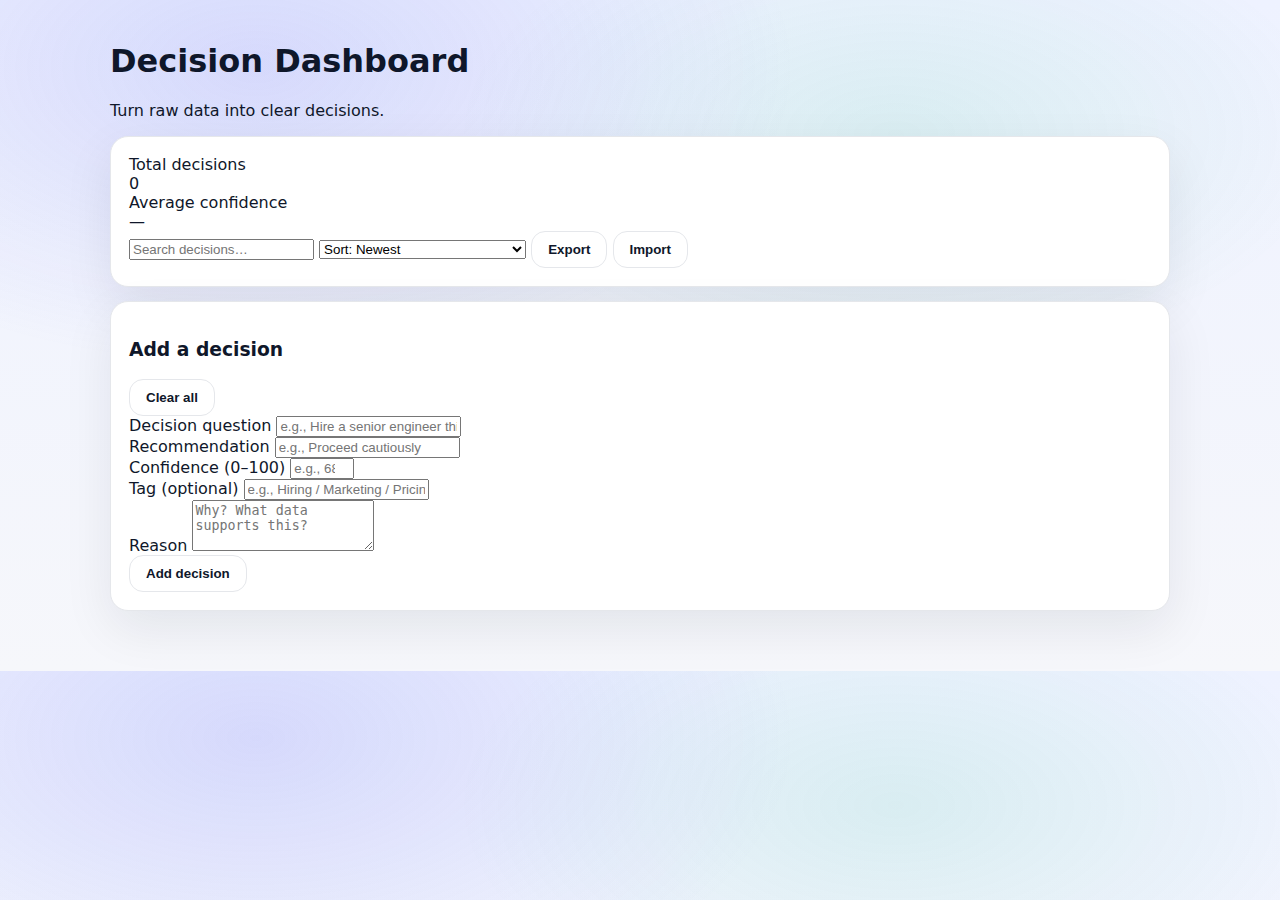
<file: index.html>
<!-- index.html -->
<!doctype html>
<html lang="en">
  <head>
    <meta charset="utf-8" />
    <meta name="viewport" content="width=device-width, initial-scale=1" />
    <title>Decision Dashboard</title>
    <link rel="stylesheet" href="style.css" />
  </head>

  <body>
    <div class="container">
      <header class="header">
        <h1>Decision Dashboard</h1>
        <p>Turn raw data into clear decisions.</p>
      </header>

      <!-- Controls + Metrics -->
      <section class="card topbar">
        <div class="topbar-left">
          <div class="metric">
            <div class="metric-label">Total decisions</div>
            <div class="metric-value" id="m-total">0</div>
          </div>

          <div class="metric">
            <div class="metric-label">Average confidence</div>
            <div class="metric-value" id="m-avg">—</div>
          </div>
        </div>

        <div class="topbar-right">
          <input id="search" type="search" placeholder="Search decisions…" />
          <select id="sort">
            <option value="newest">Sort: Newest</option>
            <option value="oldest">Sort: Oldest</option>
            <option value="conf_high">Sort: Confidence (High → Low)</option>
            <option value="conf_low">Sort: Confidence (Low → High)</option>
          </select>

          <button class="btn btn-ghost" id="export">Export</button>
          <button class="btn btn-ghost" id="import-btn">Import</button>
          <input id="import" type="file" accept="application/json" hidden />
        </div>
      </section>

      <!-- Add a decision -->
      <section class="card">
        <div class="card-title-row">
          <h3>Add a decision</h3>
          <button class="btn btn-ghost" id="clear">Clear all</button>
        </div>

        <div class="form-grid">
          <div class="field">
            <label for="q">Decision question</label>
            <input id="q" type="text" placeholder="e.g., Hire a senior engineer this quarter?" />
          </div>

          <div class="field">
            <label for="rec">Recommendation</label>
            <input id="rec" type="text" placeholder="e.g., Proceed cautiously" />
          </div>

          <div class="field">
            <label for="conf">Confidence (0–100)</label>
            <input id="conf" type="number" min="0" max="100" placeholder="e.g., 68" />
          </div>

          <div class="field">
            <label for="tag">Tag (optional)</label>
            <input id="tag" type="text" placeholder="e.g., Hiring / Marketing / Pricing" />
          </div>

          <div class="field field-wide">
            <label for="why">Reason</label>
            <textarea id="why" rows="3" placeholder="Why? What data supports this?"></textarea>
          </div>
        </div>

        <div class="actions">
          <button class="btn btn-primary" id="add">Add decision</button>
        </div>
      </section>

      <!-- Decisions render here -->
      <section id="decisions"></section>
    </div>

    <script src="app.js"></script>
  </body>
</html>
</file>
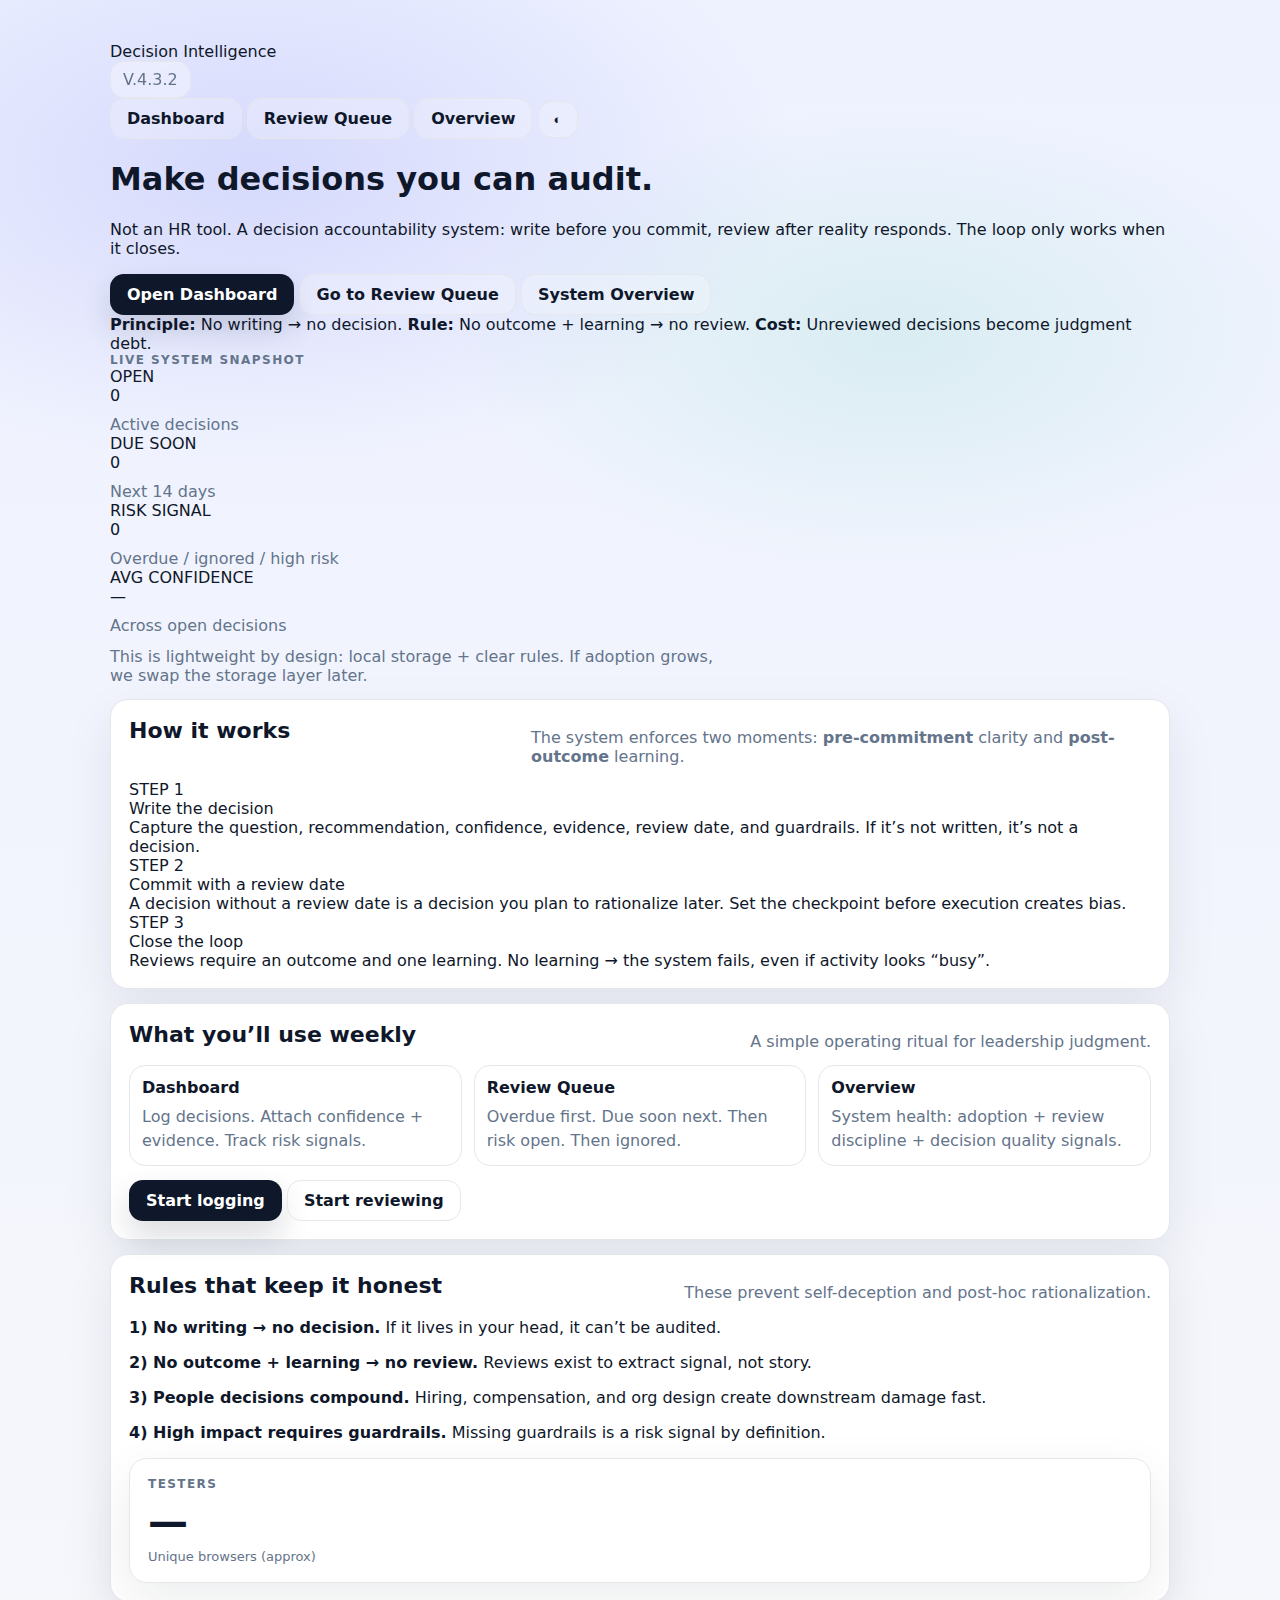
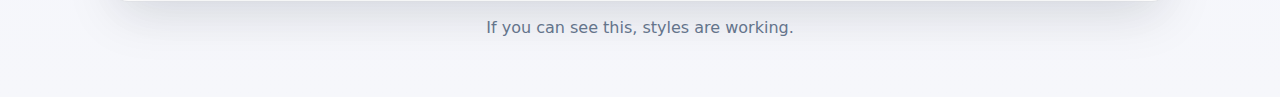
<file: dashboard.html>
<!doctype html>
<html lang="en" data-theme="light">
<head>
  <meta charset="utf-8" />
  <meta name="viewport" content="width=device-width, initial-scale=1" />
  <title>Decision Intelligence – V.4.3.2</title>
  <meta name="description" content="A decision accountability system: write before you commit, review after outcomes. Close loops. Reduce judgment debt." />
  <link rel="stylesheet" href="style.css" />
</head>

<body>
  <div class="container">

    <!-- NAV -->
    <header class="nav">
      <div class="nav-left">
        <div class="brand">Decision Intelligence</div>
        <span class="pill">V.4.3.2</span>
      </div>

      <div class="nav-right">
        <a class="btn ghost" href="dashboard.html">Dashboard</a>
        <a class="btn ghost" href="queue.html">Review Queue</a>
        <a class="btn ghost" href="overview.html">Overview</a>
        <button class="btn ghost icon-btn" id="themeToggle" aria-label="Toggle theme">◐</button>
      </div>
    </header>

    <!-- HERO -->
    <section class="hero">
      <div class="hero-card">
        <h1 class="hero-title">Make decisions you can audit.</h1>
        <p class="hero-sub">
          Not an HR tool. A decision accountability system: write before you commit, review after reality responds.
          The loop only works when it closes.
        </p>

        <div class="hero-cta">
          <a class="btn primary" href="dashboard.html">Open Dashboard</a>
          <a class="btn ghost" href="queue.html">Go to Review Queue</a>
          <a class="btn ghost" href="overview.html">System Overview</a>
        </div>

        <div class="hero-meta">
          <span><b>Principle:</b> No writing → no decision.</span>
          <span><b>Rule:</b> No outcome + learning → no review.</span>
          <span><b>Cost:</b> Unreviewed decisions become judgment debt.</span>
        </div>
      </div>

      <div class="hero-card">
        <div class="stat-label">LIVE SYSTEM SNAPSHOT</div>

        <div class="cover-stats">
          <div class="cover-stat">
            <div class="label">OPEN</div>
            <div class="value" id="stat-open">0</div>
            <div class="sub">Active decisions</div>
          </div>

          <div class="cover-stat">
            <div class="label">DUE SOON</div>
            <div class="value" id="stat-due">0</div>
            <div class="sub">Next 14 days</div>
          </div>

          <div class="cover-stat">
            <div class="label">RISK SIGNAL</div>
            <div class="value" id="stat-risk">0</div>
            <div class="sub">Overdue / ignored / high risk</div>
          </div>

          <div class="cover-stat">
            <div class="label">AVG CONFIDENCE</div>
            <div class="value" id="stat-avg">—</div>
            <div class="sub">Across open decisions</div>
          </div>
        </div>

        <p class="sub" style="margin-top:12px;">
          This is lightweight by design: local storage + clear rules.
          If adoption grows, we swap the storage layer later.
        </p>
      </div>
    </section>

    <!-- LOOP / HOW IT WORKS -->
    <section class="card">
      <div class="card-head">
        <h2>How it works</h2>
        <p class="sub">
          The system enforces two moments: <b>pre-commitment</b> clarity and <b>post-outcome</b> learning.
        </p>
      </div>

      <div class="loop">
        <div class="step">
          <div class="step-kicker">STEP 1</div>
          <div class="step-title">Write the decision</div>
          <div class="step-body">
            Capture the question, recommendation, confidence, evidence, review date, and guardrails.
            If it’s not written, it’s not a decision.
          </div>
        </div>

        <div class="step">
          <div class="step-kicker">STEP 2</div>
          <div class="step-title">Commit with a review date</div>
          <div class="step-body">
            A decision without a review date is a decision you plan to rationalize later.
            Set the checkpoint before execution creates bias.
          </div>
        </div>

        <div class="step">
          <div class="step-kicker">STEP 3</div>
          <div class="step-title">Close the loop</div>
          <div class="step-body">
            Reviews require an outcome and one learning.
            No learning → the system fails, even if activity looks “busy”.
          </div>
        </div>
      </div>
    </section>

    <!-- WHY / PAGES -->
    <section class="cover-grid">
      <section class="card">
        <div class="card-head">
          <h2>What you’ll use weekly</h2>
          <p class="sub">A simple operating ritual for leadership judgment.</p>
        </div>

        <div class="callouts">
          <div class="mini">
            <div class="mini-title">Dashboard</div>
            <div class="mini-body">
              Log decisions. Attach confidence + evidence. Track risk signals.
            </div>
          </div>

          <div class="mini">
            <div class="mini-title">Review Queue</div>
            <div class="mini-body">
              Overdue first. Due soon next. Then risk open. Then ignored.
            </div>
          </div>

          <div class="mini">
            <div class="mini-title">Overview</div>
            <div class="mini-body">
              System health: adoption + review discipline + decision quality signals.
            </div>
          </div>
        </div>

        <div class="hero-cta" style="margin-top:14px;">
          <a class="btn primary" href="dashboard.html">Start logging</a>
          <a class="btn ghost" href="queue.html">Start reviewing</a>
        </div>
      </section>

      <section class="card">
        <div class="card-head">
          <h2>Rules that keep it honest</h2>
          <p class="sub">These prevent self-deception and post-hoc rationalization.</p>
        </div>

        <div class="prose">
          <p><b>1) No writing → no decision.</b> If it lives in your head, it can’t be audited.</p>
          <p style="margin-top:10px;"><b>2) No outcome + learning → no review.</b> Reviews exist to extract signal, not story.</p>
          <p style="margin-top:10px;"><b>3) People decisions compound.</b> Hiring, compensation, and org design create downstream damage fast.</p>
          <p style="margin-top:10px;"><b>4) High impact requires guardrails.</b> Missing guardrails is a risk signal by definition.</p>
        </div>

        <div class="card" style="margin-top:14px;">
          <div class="stat-label">TESTERS</div>
          <div class="stat-value" id="testerCount">—</div>
          <div class="stat-sub">Unique browsers (approx)</div>
        </div>
      </section>
    </section>

    <footer class="foot">
      <p>If you can see this, styles are working.</p>
    </footer>

  </div>

  <script src="app.js"></script>
</body>
</html>
</file>
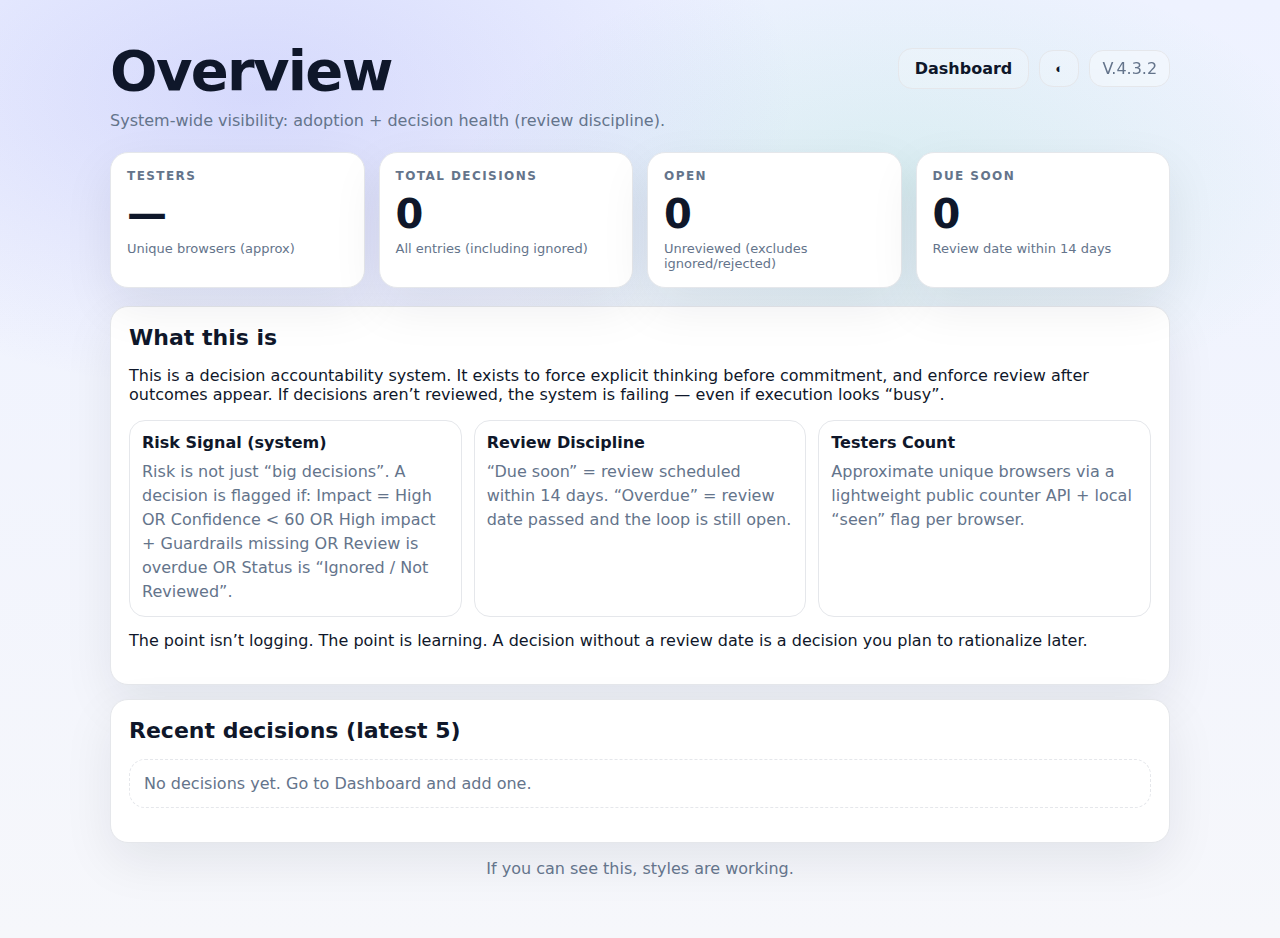
<file: overview.html>
<!doctype html>
<html lang="en" data-theme="light">
<head>
  <meta charset="utf-8" />
  <meta name="viewport" content="width=device-width, initial-scale=1" />
  <title>Overview – V.4.3.2</title>
  <link rel="stylesheet" href="style.css" />
</head>

<body>
  <div class="container">

    <header class="top">
      <div class="top-left">
        <h1>Overview</h1>
        <p class="sub">System-wide visibility: adoption + decision health (review discipline).</p>
      </div>

      <div class="top-actions">
        <a class="btn ghost" href="index.html">Dashboard</a>
        <button class="btn ghost icon-btn" id="themeToggle" aria-label="Toggle theme">◐</button>
        <span class="pill">V.4.3.2</span>
      </div>
    </header>

    <section class="stats">
      <div class="stat-card">
        <div class="stat-label">TESTERS</div>
        <div class="stat-value" id="testerCount">—</div>
        <div class="stat-sub">Unique browsers (approx)</div>
      </div>

      <div class="stat-card">
        <div class="stat-label">TOTAL DECISIONS</div>
        <div class="stat-value" id="ov-total">0</div>
        <div class="stat-sub">All entries (including ignored)</div>
      </div>

      <div class="stat-card">
        <div class="stat-label">OPEN</div>
        <div class="stat-value" id="ov-open">0</div>
        <div class="stat-sub">Unreviewed (excludes ignored/rejected)</div>
      </div>

      <div class="stat-card">
        <div class="stat-label">DUE SOON</div>
        <div class="stat-value" id="ov-due">0</div>
        <div class="stat-sub">Review date within 14 days</div>
      </div>
    </section>

    <section class="card">
      <div class="card-head">
        <h2>What this is</h2>
      </div>

      <div class="prose">
        <p>
          This is a decision accountability system.
          It exists to force explicit thinking before commitment, and enforce review after outcomes appear.
          If decisions aren’t reviewed, the system is failing — even if execution looks “busy”.
        </p>

        <div class="callouts">
          <div class="mini">
            <div class="mini-title">Risk Signal (system)</div>
            <div class="mini-body">
              Risk is not just “big decisions”.
              A decision is flagged if:
              <span class="muted">Impact = High</span>
              <span class="muted">OR</span> <span class="muted">Confidence &lt; 60</span>
              <span class="muted">OR</span> <span class="muted">High impact + Guardrails missing</span>
              <span class="muted">OR</span> <span class="muted">Review is overdue</span>
              <span class="muted">OR</span> <span class="muted">Status is “Ignored / Not Reviewed”.</span>
            </div>
          </div>

          <div class="mini">
            <div class="mini-title">Review Discipline</div>
            <div class="mini-body">
              “Due soon” = review scheduled within 14 days.
              “Overdue” = review date passed and the loop is still open.
            </div>
          </div>

          <div class="mini">
            <div class="mini-title">Testers Count</div>
            <div class="mini-body">
              Approximate unique browsers via a lightweight public counter API + local “seen” flag per browser.
            </div>
          </div>
        </div>

        <p style="margin-top:14px;">
          The point isn’t logging. The point is learning.
          A decision without a review date is a decision you plan to rationalize later.
        </p>
      </div>
    </section>

    <section class="card">
      <div class="card-head">
        <h2>Recent decisions (latest 5)</h2>
      </div>

      <div id="ov-recent">
        <p class="empty">No decisions yet. Go to Dashboard and add one.</p>
      </div>
    </section>

    <footer class="foot">
      <p>If you can see this, styles are working.</p>
    </footer>

  </div>

  <script src="app.js"></script>
</body>
</html>
</file>
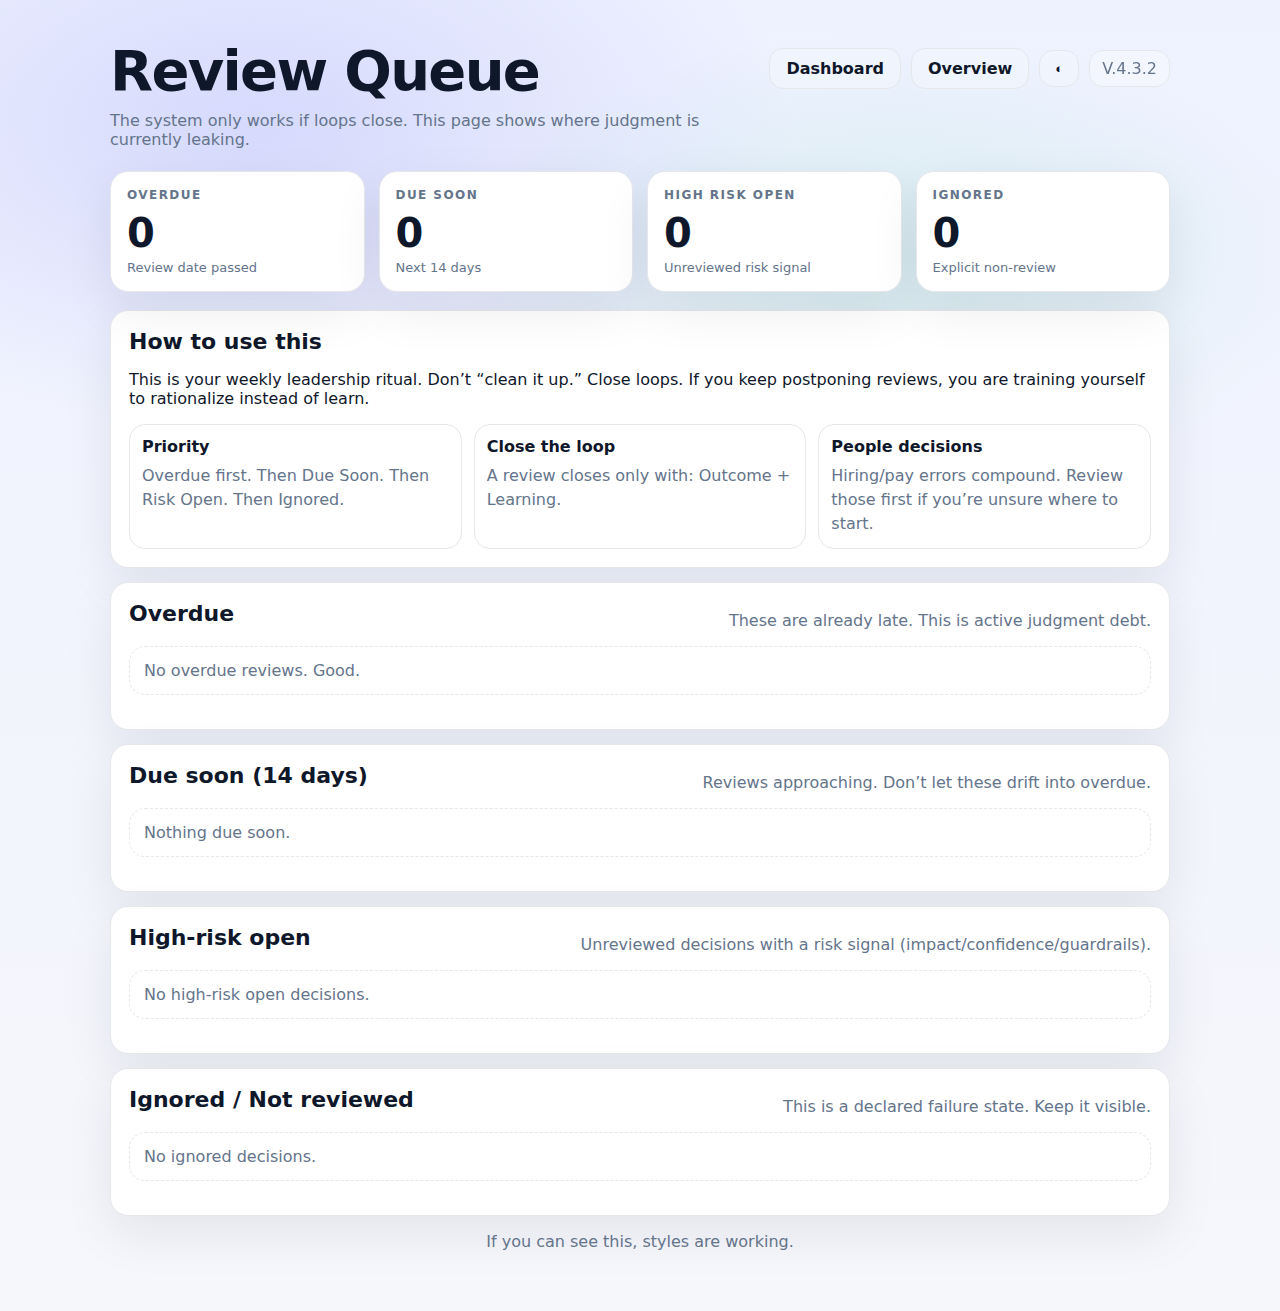
<file: queue.html>
<!doctype html>
<html lang="en" data-theme="light">
<head>
  <meta charset="utf-8" />
  <meta name="viewport" content="width=device-width, initial-scale=1" />
  <title>Review Queue – V.4.3.2</title>
  <link rel="stylesheet" href="style.css" />
</head>

<body>
  <div class="container">

    <header class="top">
      <div class="top-left">
        <h1>Review Queue</h1>
        <p class="sub">
          The system only works if loops close. This page shows where judgment is currently leaking.
        </p>
      </div>

      <div class="top-actions">
        <a class="btn ghost" href="index.html">Dashboard</a>
        <a class="btn ghost" href="overview.html">Overview</a>
        <button class="btn ghost icon-btn" id="themeToggle" aria-label="Toggle theme">◐</button>
        <span class="pill">V.4.3.2</span>
      </div>
    </header>

    <!-- QUEUE STATS -->
    <section class="stats">
      <div class="stat-card">
        <div class="stat-label">OVERDUE</div>
        <div class="stat-value" id="q-stat-overdue">0</div>
        <div class="stat-sub">Review date passed</div>
      </div>

      <div class="stat-card">
        <div class="stat-label">DUE SOON</div>
        <div class="stat-value" id="q-stat-due">0</div>
        <div class="stat-sub">Next 14 days</div>
      </div>

      <div class="stat-card">
        <div class="stat-label">HIGH RISK OPEN</div>
        <div class="stat-value" id="q-stat-risk">0</div>
        <div class="stat-sub">Unreviewed risk signal</div>
      </div>

      <div class="stat-card">
        <div class="stat-label">IGNORED</div>
        <div class="stat-value" id="q-stat-ignored">0</div>
        <div class="stat-sub">Explicit non-review</div>
      </div>
    </section>

    <!-- HOW TO USE -->
    <section class="card">
      <div class="card-head">
        <h2>How to use this</h2>
      </div>

      <div class="prose">
        <p>
          This is your weekly leadership ritual. Don’t “clean it up.” Close loops.
          If you keep postponing reviews, you are training yourself to rationalize instead of learn.
        </p>

        <div class="callouts">
          <div class="mini">
            <div class="mini-title">Priority</div>
            <div class="mini-body">
              Overdue first. Then Due Soon. Then Risk Open. Then Ignored.
            </div>
          </div>

          <div class="mini">
            <div class="mini-title">Close the loop</div>
            <div class="mini-body">
              A review closes only with: <span class="muted">Outcome</span> + <span class="muted">Learning</span>.
            </div>
          </div>

          <div class="mini">
            <div class="mini-title">People decisions</div>
            <div class="mini-body">
              Hiring/pay errors compound. Review those first if you’re unsure where to start.
            </div>
          </div>
        </div>
      </div>
    </section>

    <!-- QUEUE: OVERDUE -->
    <section class="card">
      <div class="card-head">
        <h2>Overdue</h2>
        <p class="sub">These are already late. This is active judgment debt.</p>
      </div>
      <div id="q-overdue">
        <p class="empty">No overdue reviews. Good.</p>
      </div>
    </section>

    <!-- QUEUE: DUE SOON -->
    <section class="card">
      <div class="card-head">
        <h2>Due soon (14 days)</h2>
        <p class="sub">Reviews approaching. Don’t let these drift into overdue.</p>
      </div>
      <div id="q-due">
        <p class="empty">Nothing due soon.</p>
      </div>
    </section>

    <!-- QUEUE: RISK OPEN -->
    <section class="card">
      <div class="card-head">
        <h2>High-risk open</h2>
        <p class="sub">Unreviewed decisions with a risk signal (impact/confidence/guardrails).</p>
      </div>
      <div id="q-risk">
        <p class="empty">No high-risk open decisions.</p>
      </div>
    </section>

    <!-- QUEUE: IGNORED -->
    <section class="card">
      <div class="card-head">
        <h2>Ignored / Not reviewed</h2>
        <p class="sub">This is a declared failure state. Keep it visible.</p>
      </div>
      <div id="q-ignored">
        <p class="empty">No ignored decisions.</p>
      </div>
    </section>

    <footer class="foot">
      <p>If you can see this, styles are working.</p>
    </footer>

  </div>

  <script src="app.js"></script>
</body>
</html>
</file>
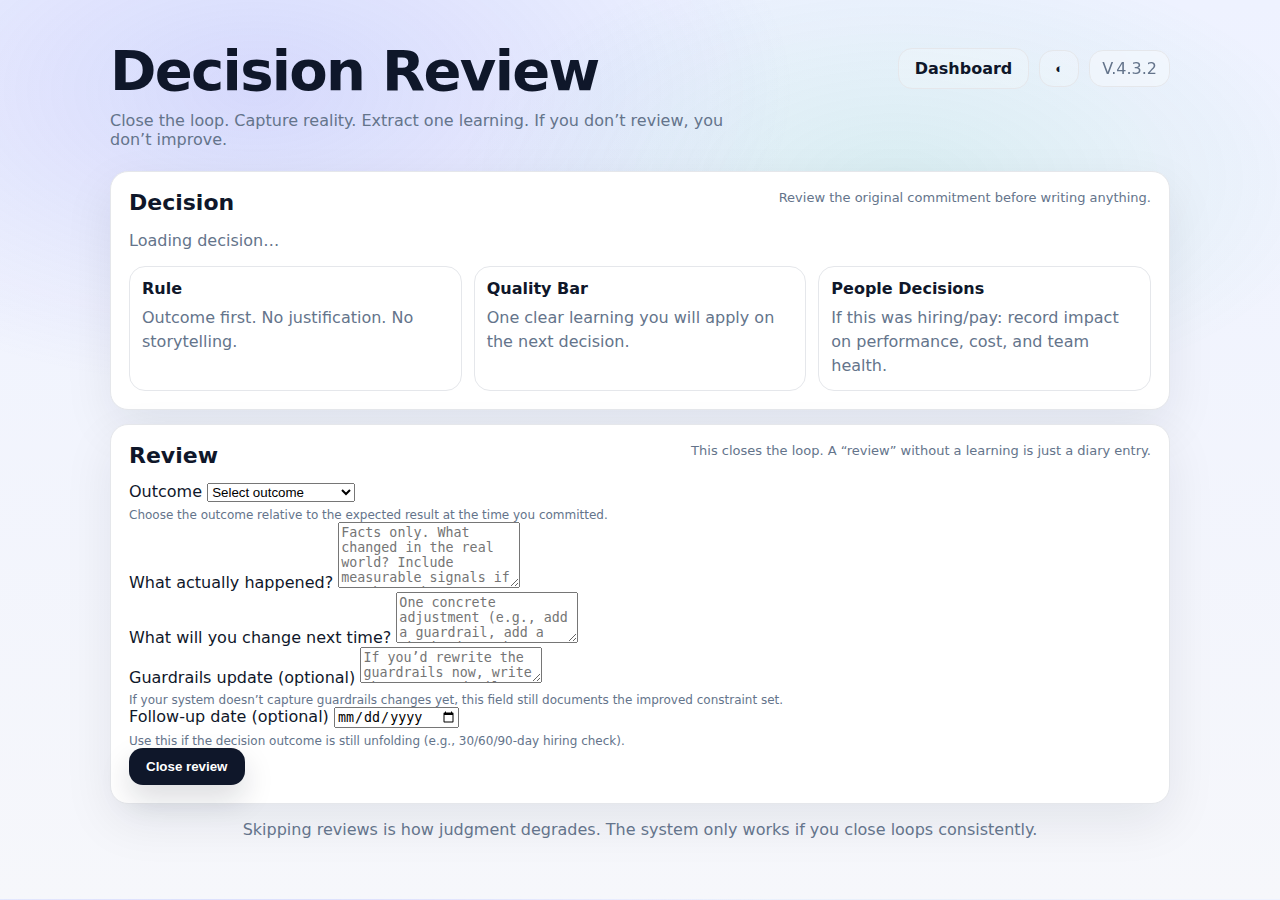
<file: review.html>
<!doctype html>
<html lang="en" data-theme="light">
<head>
  <meta charset="utf-8" />
  <meta name="viewport" content="width=device-width, initial-scale=1" />
  <title>Decision Review – V.4.3.2</title>
  <link rel="stylesheet" href="style.css" />
</head>

<body>
  <div class="container">

    <header class="top">
      <div class="top-left">
        <h1>Decision Review</h1>
        <p class="sub">
          Close the loop. Capture reality. Extract one learning. If you don’t review, you don’t improve.
        </p>
      </div>

      <div class="top-actions">
        <a class="btn ghost" href="index.html">Dashboard</a>
        <button class="btn ghost icon-btn" id="themeToggle" aria-label="Toggle theme">◐</button>
        <span class="pill">V.4.3.2</span>
      </div>
    </header>

    <!-- DECISION CONTEXT -->
    <section class="card" id="decisionContext">
      <div class="card-head">
        <h2>Decision</h2>
        <div class="muted" style="font-size: 13px;">
          Review the original commitment before writing anything.
        </div>
      </div>

      <p class="muted" id="review-question">Loading decision…</p>

      <div class="decision-meta" id="review-meta"></div>

      <div class="callouts" style="margin-top:12px;">
        <div class="mini">
          <div class="mini-title">Rule</div>
          <div class="mini-body">
            Outcome first. No justification. No storytelling.
          </div>
        </div>
        <div class="mini">
          <div class="mini-title">Quality Bar</div>
          <div class="mini-body">
            One clear learning you will apply on the next decision.
          </div>
        </div>
        <div class="mini">
          <div class="mini-title">People Decisions</div>
          <div class="mini-body">
            If this was hiring/pay: record impact on performance, cost, and team health.
          </div>
        </div>
      </div>
    </section>

    <!-- REVIEW FORM -->
    <section class="card">
      <div class="card-head">
        <h2>Review</h2>
        <div class="muted" style="font-size: 13px;">
          This closes the loop. A “review” without a learning is just a diary entry.
        </div>
      </div>

      <div class="form-grid">
        <div class="full">
          <label for="outcome">Outcome</label>
          <select id="outcome">
            <option value="">Select outcome</option>
            <option>Better than expected</option>
            <option>As expected</option>
            <option>Worse than expected</option>
          </select>
          <div class="muted" style="margin-top:6px; font-size:12px;">
            Choose the outcome relative to the expected result at the time you committed.
          </div>
        </div>

        <div class="full">
          <label for="outcomeNotes">What actually happened?</label>
          <textarea
            id="outcomeNotes"
            placeholder="Facts only. What changed in the real world? Include measurable signals if you have them."
            rows="4"
          ></textarea>
        </div>

        <div class="full">
          <label for="learning">What will you change next time?</label>
          <textarea
            id="learning"
            placeholder="One concrete adjustment (e.g., add a guardrail, add a checkpoint, change the threshold, validate with X)."
            rows="3"
          ></textarea>
        </div>

        <div class="full">
          <label for="reviewGuardrails">Guardrails update (optional)</label>
          <textarea
            id="reviewGuardrails"
            placeholder="If you’d rewrite the guardrails now, write the new guardrails here (caps, gates, milestones, stop-loss)."
            rows="2"
          ></textarea>
          <div class="muted" style="margin-top:6px; font-size:12px;">
            If your system doesn’t capture guardrails changes yet, this field still documents the improved constraint set.
          </div>
        </div>

        <div class="full">
          <label for="followUpDate">Follow-up date (optional)</label>
          <input id="followUpDate" type="date" />
          <div class="muted" style="margin-top:6px; font-size:12px;">
            Use this if the decision outcome is still unfolding (e.g., 30/60/90-day hiring check).
          </div>
        </div>
      </div>

      <div class="actions">
        <button class="btn primary" id="submitReview">Close review</button>
      </div>
    </section>

    <footer class="foot">
      <p>
        Skipping reviews is how judgment degrades.  
        The system only works if you close loops consistently.
      </p>
    </footer>

  </div>

  <script src="app.js"></script>
</body>
</html>
</file>
<file: style.css>
:root{
  --bg0:#f6f7fb;
  --bg1:#eef2ff;
  --card:#ffffff;
  --text:#0f172a;
  --muted:#64748b;
  --line:#e5e7eb;
  --shadow: 0 18px 50px rgba(15,23,42,.08);
  --radius: 18px;
  --radius-pill: 14px; /* NORMALIZED */
  --primary:#0f172a;
  --primaryText:#ffffff;

  --ok: rgb(16,185,129);
  --risk: rgb(239,68,68);
  --warn: rgb(245,158,11);

  --glass: rgba(255,255,255,.22);
  --glass2: rgba(255,255,255,.18);
}

html[data-theme="dark"]{
  --bg0:#0b1220;
  --bg1:#0f1b33;
  --card:#0f172a;
  --text:#e5e7eb;
  --muted:#94a3b8;
  --line:#243049;
  --shadow: 0 18px 50px rgba(0,0,0,.35);
  --primary:#e5e7eb;
  --primaryText:#0b1220;

  --glass: rgba(255,255,255,.06);
  --glass2: rgba(255,255,255,.04);
}

*{box-sizing:border-box}

body{
  margin:0;
  font-family: ui-sans-serif, system-ui, -apple-system, Segoe UI, Roboto, Helvetica, Arial;
  color:var(--text);
  background:
    radial-gradient(900px 500px at 20% 10%, rgba(99,102,241,.18), transparent 60%),
    radial-gradient(800px 420px at 70% 20%, rgba(16,185,129,.10), transparent 55%),
    linear-gradient(180deg, var(--bg1), var(--bg0));
}

/* ---------- LAYOUT ---------- */

.container{
  width:min(1060px, calc(100% - 48px));
  margin:42px auto 60px;
}

.top{
  display:flex;
  align-items:flex-start;
  justify-content:space-between;
  gap:18px;
  margin-bottom:22px;
}

.top-left h1{
  margin:0;
  font-size:56px;
  line-height:1.05;
  letter-spacing:-.03em;
}

.sub{
  margin:10px 0 0;
  color:var(--muted);
  font-size:16px;
  max-width:620px;
}

.top-actions{
  display:flex;
  align-items:center;
  gap:10px;
  margin-top:6px;
}

/* ---------- CONTROLS ---------- */

.pill{
  display:inline-flex;
  align-items:center;
  padding:8px 12px;
  border:1px solid var(--line);
  border-radius:var(--radius-pill);
  color:var(--muted);
  background: rgba(255,255,255,.35);
  backdrop-filter: blur(6px);
}

.btn{
  border:1px solid var(--line);
  background:transparent;
  color:var(--text);
  padding:10px 16px;
  border-radius:var(--radius-pill);
  cursor:pointer;
  font-weight:600;
  text-decoration:none;
  display:inline-flex;
  align-items:center;
  gap:8px;
}

.btn:hover{filter:brightness(.97)}

.btn.primary{
  background:var(--primary);
  color:var(--primaryText);
  border-color:transparent;
  box-shadow: 0 14px 30px rgba(15,23,42,.15);
}

.btn.ghost{
  background:rgba(255,255,255,.22);
}

.icon-btn{
  width:40px;
  justify-content:center;
  padding:10px;
}

.btn:disabled,
.btn[aria-disabled="true"]{
  opacity:.55;
  pointer-events:none;
}

/* ---------- STATS ---------- */

.stats{
  display:grid;
  grid-template-columns:repeat(4,1fr);
  gap:14px;
  margin-bottom:18px;
}

.stat-card{
  background:var(--card);
  border:1px solid var(--line);
  border-radius:var(--radius);
  padding:16px;
  box-shadow:var(--shadow);
}

.stat-label{
  color:var(--muted);
  font-size:12px;
  letter-spacing:.12em;
  font-weight:800;
}

.stat-value{
  font-size:40px;
  font-weight:900;
  margin-top:8px;
}

.stat-sub{
  color:var(--muted);
  margin-top:4px;
  font-size:13px;
}

/* ---------- CARDS ---------- */

.card{
  background:var(--card);
  border:1px solid var(--line);
  border-radius:var(--radius);
  padding:18px;
  box-shadow:var(--shadow);
  margin-top:14px;
}

.card-head{
  display:flex;
  justify-content:space-between;
  gap:12px;
  margin-bottom:14px;
}

.card h2{
  margin:0;
  font-size:22px;
}

/* ---------- CONTENT ---------- */

.callouts{
  display:grid;
  grid-template-columns:repeat(3,1fr);
  gap:12px;
  margin-top:14px;
}

.mini{
  border:1px solid var(--line);
  border-radius:16px;
  padding:12px;
  background:var(--glass2);
}

.mini-title{font-weight:900}

.mini-body{
  color:var(--muted);
  margin-top:8px;
  line-height:1.5;
}

.muted{color:var(--muted)}

.empty{
  color:var(--muted);
  padding:14px;
  border:1px dashed var(--line);
  border-radius:16px;
  background:var(--glass2);
}

/* ---------- FOOTER ---------- */

.foot{
  margin-top:16px;
  color:var(--muted);
  text-align:center;
}

/* ---------- RESPONSIVE ---------- */

@media (max-width:980px){
  .stats{grid-template-columns:1fr 1fr}
  .callouts{grid-template-columns:1fr}
  .top-left h1{font-size:44px}
}
</file>
